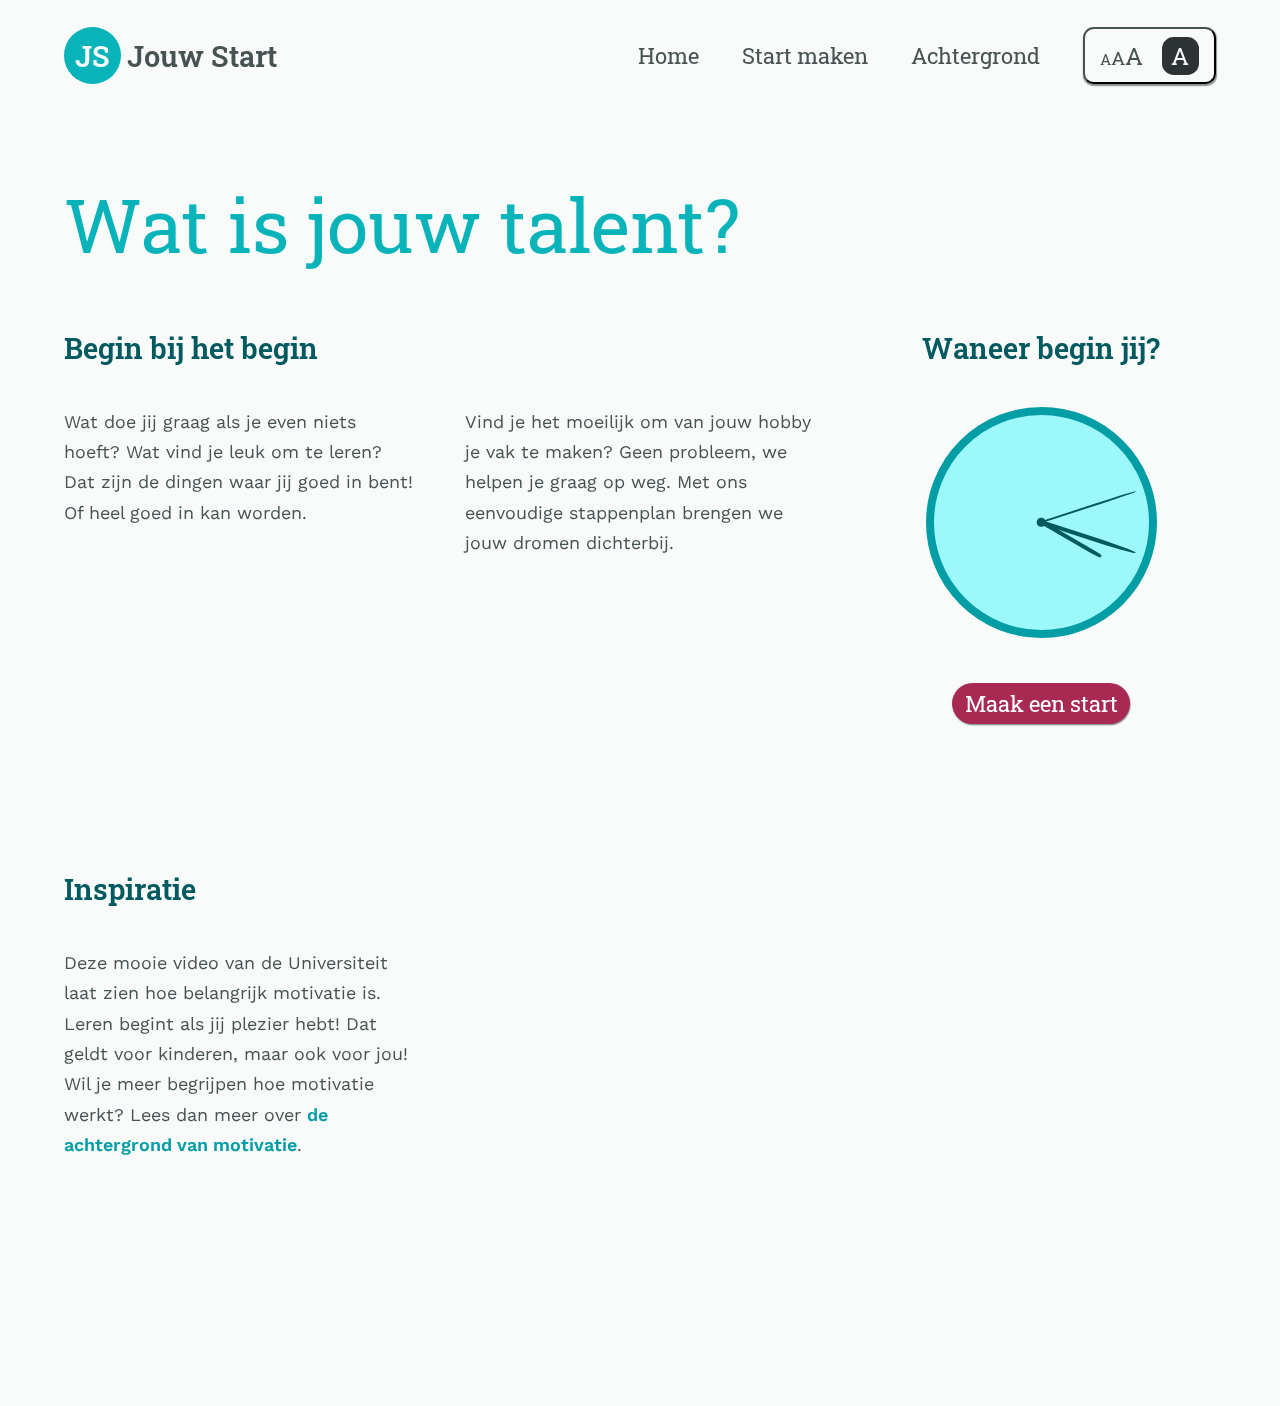
<file: index.html>
<!DOCTYPE html>
<html>
    <head>
        <meta charset="utf-8">
        <meta name="viewport" content="width=device-width">
    
        <title>Motivatie</title>
    
        <meta name="author" content="Thomas den Oude">
        <meta name="description" content="Practice website - 30 Javascript challenge">
    
        <link rel="stylesheet" type="text/css" href="index.css">
        <link rel="stylesheet" type="text/css" href="styles/layout-home.css">
        <link rel="stylesheet" type="text/css" href="styles/clock.css">
        <link rel="preconnect" href="https://fonts.googleapis.com"> 
        <link rel="preconnect" href="https://fonts.gstatic.com" crossorigin> 
        <link href="https://fonts.googleapis.com/css2?family=Roboto+Slab:wght@200;300;400;500;600&family=Work+Sans:wght@200;300;400;500;600&display=swap" rel="stylesheet">
        <script src="index.js" defer="defer"></script>
        <script src="scripts/home.js" defer="defer"></script>
    </head>
    
    <body>
        <div id="pop-menu-container" style="display: none;">
            <div id="pop-menu-background">
                <div id="go-back-container">
                    <button id="go-back" class="no-style">Sluit<div id="close-x">
                        <div id="crossbar-one" class="crossbar"></div>
                        <div id="crossbar-two" class="crossbar"></div>
                    </div></button>
                </div>
                <div id="center-container">
                    <nav id="pop-nav">
                        <ul>
                            <li><button class="nav-button no-style" data-url="index.html">Home</button></li>
                            <li><button class="nav-button no-style" data-url="start-maken.html">Start maken</button></li>
                            <li><button class="nav-button no-style" data-url="achtergrond.html">Achtergrond</button></li>
                        </ul>
                    </nav>
                    <from id="adjust-text-form" name="adjust-text">
                        <label for="adjust-text"><h2>Pas de tekst aan:</h2></label>
                        <fieldset id="adjust-text-size" name="adjust-text-size">
                            <input id="smaller" type="button" class="black-white" value="Klein maken">
                            <label id="small-size-label" for="adjust-text-size" style="display: none;">Letters zijn klein</label>
                            <input id="middle" type="button" class="black-white" value="Middelgroot maken" style="display: none;">
                            <label id="middle-size-label" for="adjust-text-size">Letters zijn middelgroot</label>
                            <input id="larger" type="button" class="black-white" value="Groot maken">
                            <label id="large-size-label" for="adjust-text-size" style="display: none;">Letters zijn groot</label>
                        </fieldset>
                        <fieldset id="adjust-light-dark" name="adjust-light-dark">
                            <input id="light" class="light" type="button" class="black-white" value="Licht maken" style="display: none;">
                            <label id="adjust-light-dark-label" for="adjust-light-dark">Achtergrond is licht</label>
                            <input id="dark" class="dark" type="button"  value="Donker maken">
                        </fieldset>
                        <fieldset id="adjust-color" name="adjust-color">
                            <label id="show-colors" for="adjust-color"></label>
                            <label for="adjust-color">Pas de kleur aan met de slider</label>
                            <input id="color-slider" type="range" min="0" max="360"> 
                        </fieldset>



    
                </div>
            </div>
        </div>
        <header id="header">
            <a id="logo-container" href="index.html">
                <div id="logo">
                    <div id="logo-image">
                        <div id="logo-text">JS</div>
                    </div>
                    <div id="logo-full-text">Jouw Start</div>
                </div>
            </a>
            <nav id="menu-link">
                <button id="show-pop-menu" class="no-style">Menu
                    <div id="menu-icon">
                        <div class="bar"></div>
                        <div class="bar"></div>
                        <div class="bar"></div>
                    </div>
                </button>
            </nav>
            <nav id="main-menu">
                <ul>
                    <li><a href="index.html">Home</a></li>
                    <li><a href="start-maken.html">Start maken</a></li>
                    <li><a href="achtergrond.html">Achtergrond</a></li>
                    <li><button id="adjust-text" class="black-white">
                        <div id="letter-container" >
                            <span id="small-a">A</span>
                            <span id="middle-a">A</span>
                            <span id="large-a">A</span>
                            <div id="night-a-container">
                                <span id="night-a">A</span></button></li>
                            </div>
                            
                        </div>       
                </ul>
            </nav>
        </header>
        <main id="content">
            <h1 id="start-title">Wat is jouw talent?</h1>
            <h2 id="heading-p-one">Begin bij het begin</h2>
            <p id="p-one">
                Wat doe jij graag als je even niets hoeft? Wat vind je leuk om te leren? Dat zijn de dingen waar jij goed in bent! Of heel goed in kan worden.
            </p>
            <p id="p-two">
                Vind je het moeilijk om van jouw hobby je vak te maken? Geen probleem, we helpen je graag op weg. Met ons eenvoudige stappenplan brengen we jouw dromen dichterbij.
            </p>
            <h2 id="heading-clock">Waneer begin jij?</h2>
            <div id="clock-container">
                <div id="clock-app">
                    <div id="clock-body">
                        <div id="dial">
                            <div id="axel"></div>
                            <div id="second-hand"></div>
                            <div id="minute-hand"></div>
                            <div id="hour-hand"></div>
                        </div>
                    </div>            
                </div>  
            </div>
            <div id="show-start-container">
                <button id="show-start" class="call-to-action">Maak een start</button>
            </div> 
            <h2 id="heading-p-three">Inspiratie</h2>
            <p id="p-three">
                Deze mooie video van de Universiteit laat zien hoe belangrijk motivatie is. Leren begint als jij plezier hebt! Dat geldt voor kinderen, maar ook voor jou! Wil je meer begrijpen hoe motivatie werkt? Lees dan meer over <a href="pages/achtergrond.html">de achtergrond van motivatie</a>.
            </p>
           
            <div id="video-section">
                <div id="video-container">
                    <iframe width="1110" height="624" src="https://www.youtube.com/embed/jiqXhIuNmuI" title="YouTube video player" frameborder="0" allow="accelerometer; autoplay; clipboard-write; encrypted-media; gyroscope; picture-in-picture" allowfullscreen></iframe>
                </div>
            </div>
            
        </main>
        <footer id="footer">
            <div id="footer-menu"></div>
            <div id="contact"></div>
        </footer>
    </body>
</html>
</file>
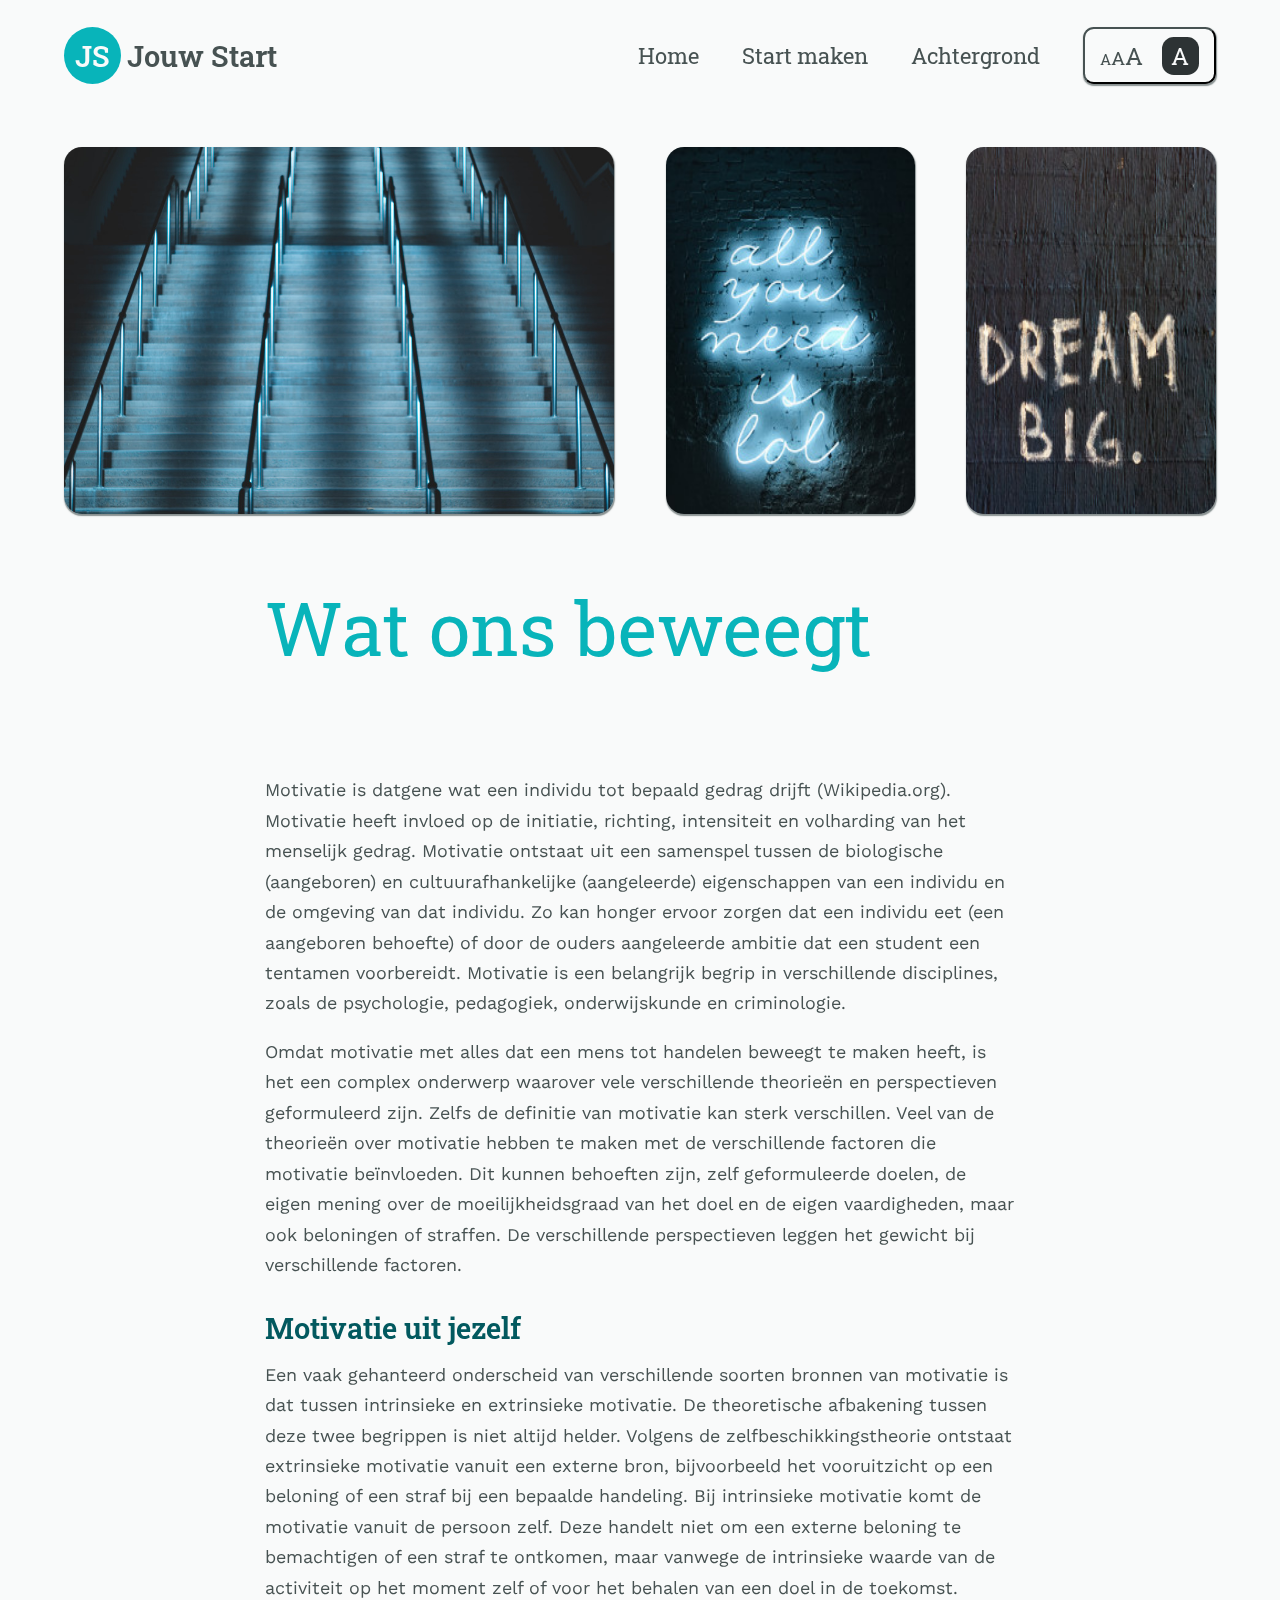
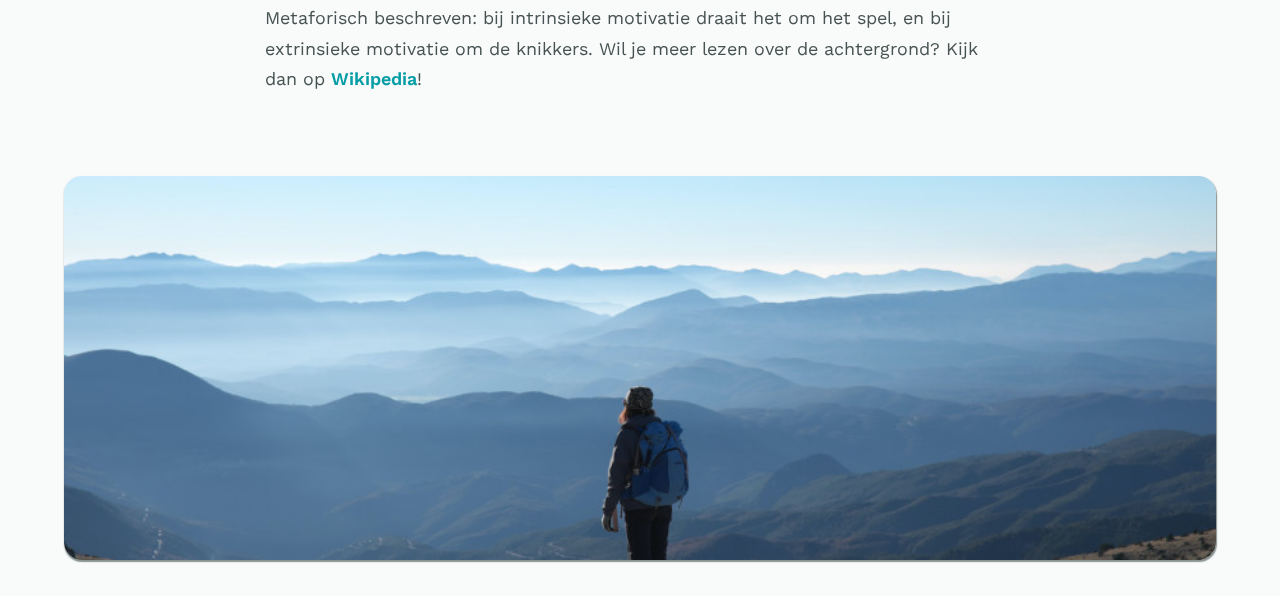
<file: achtergrond.html>
<!DOCTYPE html> 
<html>
    <head>
        <meta charset="utf-8">
        <meta name="viewport" content="width=device-width">
    
        <title>Achtergrond</title>
    
        <meta name="author" content="Thomas den Oude">
        <meta name="description" content="Practice website - 30 Javascript challenge">
    
        <link rel="stylesheet" type="text/css" href="index.css">
        <link rel="stylesheet" type="text/css" href="styles/layout-achtergrond.css">
        <link rel="preconnect" href="https://fonts.googleapis.com"> 
        <link rel="preconnect" href="https://fonts.gstatic.com" crossorigin> 
        <link href="https://fonts.googleapis.com/css2?family=Roboto+Slab:wght@200;300;400;500;600&family=Work+Sans:wght@200;300;400;500;600&display=swap" rel="stylesheet">
        <script src="index.js" defer="defer"></script>
    </head>
    
    <body>
        <div id="pop-menu-container" style="display: none;">
            <div id="pop-menu-background">
                <div id="go-back-container">
                    <button id="go-back" class="no-style">Sluit<div id="close-x">
                        <div id="crossbar-one" class="crossbar"></div>
                        <div id="crossbar-two" class="crossbar"></div>
                    </div></button>
                </div>
                <div id="center-container">
                    <nav id="pop-nav">
                        <ul>
                            <li><button class="nav-button no-style" data-url="index.html">Home</button></li>
                            <li><button class="nav-button no-style" data-url="start-maken.html">Start maken</button></li>
                            <li><button class="nav-button no-style" data-url="achtergrond.html">Achtergrond</button></li>
                        </ul>
                    </nav>
                    <from id="adjust-text-form" name="adjust-text">
                        <label for="adjust-text"><h2>Pas de tekst aan:</h2></label>
                        <fieldset id="adjust-text-size" name="adjust-text-size">
                            <input id="smaller" type="button" class="black-white" value="Klein maken">
                            <label id="small-size-label" for="adjust-text-size" style="display: none;">Letters zijn klein</label>
                            <input id="middle" type="button" class="black-white" value="Middelgroot maken" style="display: none;">
                            <label id="middle-size-label" for="adjust-text-size">Letters zijn middelgroot</label>
                            <input id="larger" type="button" class="black-white" value="Groot maken">
                            <label id="large-size-label" for="adjust-text-size" style="display: none;">Letters zijn groot</label>
                        </fieldset>
                        <fieldset id="adjust-light-dark" name="adjust-light-dark">
                            <input id="light" class="light" type="button" class="black-white" value="Licht maken" style="display: none;">
                            <label id="adjust-light-dark-label" for="adjust-light-dark">Achtergrond is licht</label>
                            <input id="dark" class="dark" type="button"  value="Donker maken">
    
                        </fieldset>
    
                    </from>
                </div>
            </div>
        </div>
        <header id="header">
            <a id="logo-container" href="index.html">
                <div id="logo">
                    <div id="logo-image">
                        <div id="logo-text">JS</div>
                    </div>
                    <div id="logo-full-text">Jouw Start</div>
                </div>
            </a>
            <nav id="menu-link">
                <button id="show-pop-menu" class="no-style">Menu
                    <div id="menu-icon">
                        <div class="bar"></div>
                        <div class="bar"></div>
                        <div class="bar"></div>
                    </div>
                </button>
            </nav>
            <nav id="main-menu">
                <ul>
                    <li><a href="index.html">Home</a></li>
                    <li><a href="start-maken.html">Start maken</a></li>
                    <li><a href="achtergrond.html">Achtergrond</a></li>
                    <li><button id="adjust-text" class="black-white">
                        <div id="letter-container" >
                            <span id="small-a">A</span>
                            <span id="middle-a">A</span>
                            <span id="large-a">A</span>
                            <div id="night-a-container">
                                <span id="night-a">A</span></button></li>
                            </div>
                            
                        </div>       
                </ul>
            </nav>
        </header>
        <main id="content">
            <div id="img-stairs" >
                <img  src="images/stairs-900-90.jpg">
            </div>
           
            <img id="img-lol" src="images/allyouneedislol-225-90.jpg">
            <img id="img-dream" src="images/dream-big-225-90.jpg">
            <h1 id="background-title">Wat ons beweegt</h1>
            <section id="background-story">
                <p id="p-one">
                    Motivatie is datgene wat een individu tot bepaald gedrag drijft (Wikipedia.org). Motivatie heeft invloed op de initiatie, richting, intensiteit en volharding van het menselijk gedrag. Motivatie ontstaat uit een samenspel tussen de biologische (aangeboren) en cultuurafhankelijke (aangeleerde) eigenschappen van een individu en de omgeving van dat individu. Zo kan honger ervoor zorgen dat een individu eet (een aangeboren behoefte) of door de ouders aangeleerde ambitie dat een student een tentamen voorbereidt. Motivatie is een belangrijk begrip in verschillende disciplines, zoals de psychologie, pedagogiek, onderwijskunde en criminologie.
                </p>
                <p id="p-two">
                    Omdat motivatie met alles dat een mens tot handelen beweegt te maken heeft, is het een complex onderwerp waarover vele verschillende theorieën en perspectieven geformuleerd zijn. Zelfs de definitie van motivatie kan sterk verschillen. Veel van de theorieën over motivatie hebben te maken met de verschillende factoren die motivatie beïnvloeden. Dit kunnen behoeften zijn, zelf geformuleerde doelen, de eigen mening over de moeilijkheidsgraad van het doel en de eigen vaardigheden, maar ook beloningen of straffen. De verschillende perspectieven leggen het gewicht bij verschillende factoren.
                </p>
                <h2 id="heading-p-two">
                    Motivatie uit jezelf
                </h2>
                <p id="p-three">
                    Een vaak gehanteerd onderscheid van verschillende soorten bronnen van motivatie is dat tussen intrinsieke en extrinsieke motivatie. De theoretische afbakening tussen deze twee begrippen is niet altijd helder. Volgens de zelfbeschikkingstheorie ontstaat extrinsieke motivatie vanuit een externe bron, bijvoorbeeld het vooruitzicht op een beloning of een straf bij een bepaalde handeling. Bij intrinsieke motivatie komt de motivatie vanuit de persoon zelf. Deze handelt niet om een externe beloning te bemachtigen of een straf te ontkomen, maar vanwege de intrinsieke waarde van de activiteit op het moment zelf of voor het behalen van een doel in de toekomst. Metaforisch beschreven: bij intrinsieke motivatie draait het om het spel, en bij extrinsieke motivatie om de knikkers. Wil je meer lezen over de achtergrond? Kijk dan op <a href="https://nl.wikipedia.org/wiki/Motivatie" target="_blank">Wikipedia</a>!
                </p>
            </section>
            <img id="img-mountains" src="images/mountains-900-90.jpg">        
    
            
        </main>
        <footer id="footer">
            <div id="footer-menu"></div>
            <div id="contact"></div>
        </footer>
    </body>
</html>
</file>
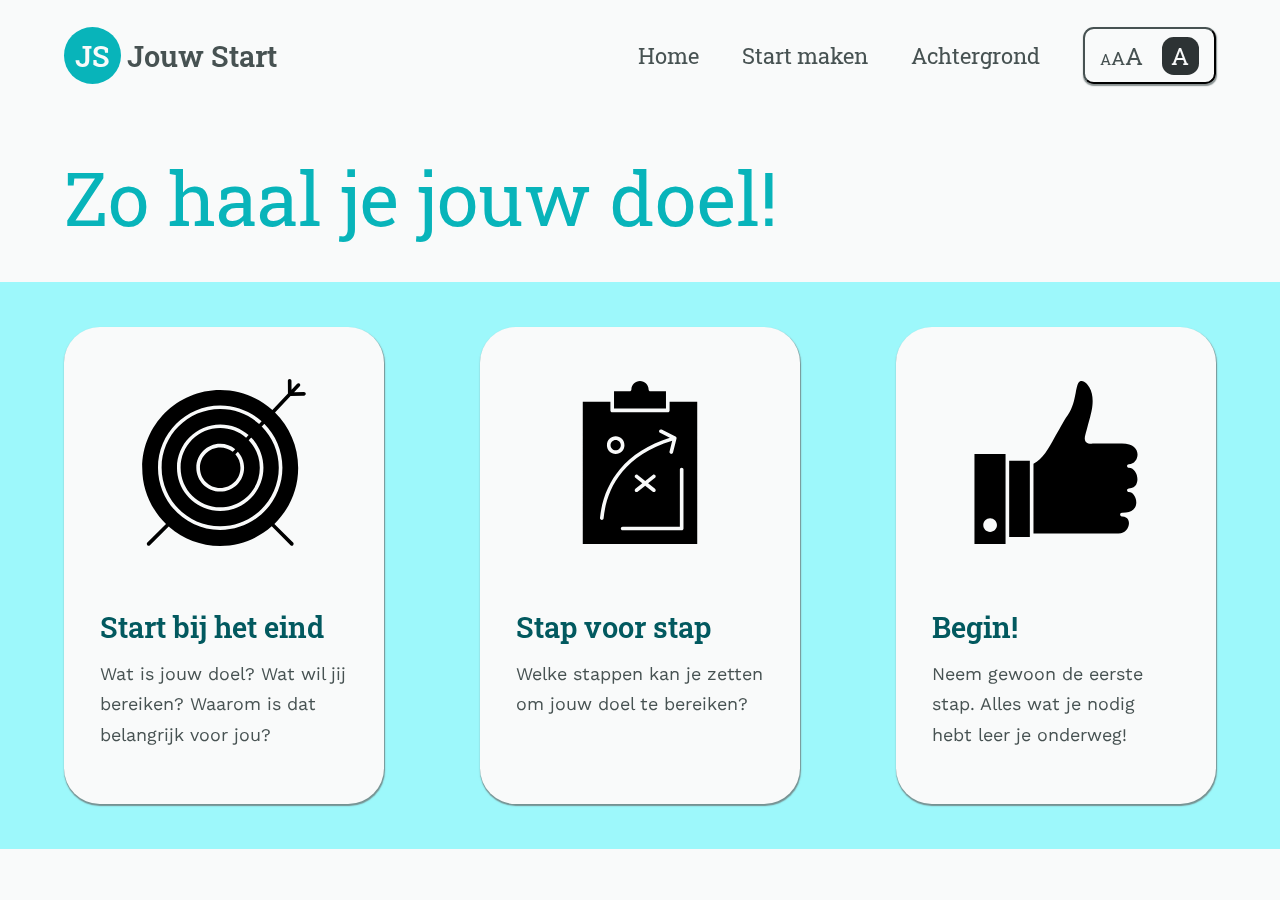
<file: start-maken.html>
<!DOCTYPE html>
<html>
    <head>
        <meta charset="utf-8">
        <meta name="viewport" content="width=device-width">
    
        <title>Start maken</title>
    
        <meta name="author" content="Thomas den Oude">
        <meta name="description" content="Practice website - 30 Javascript challenge">
    
        <link rel="stylesheet" type="text/css" href="index.css">
        <link rel="stylesheet" type="text/css" href="styles/layout-start-maken.css">
        <link rel="preconnect" href="https://fonts.googleapis.com"> 
        <link rel="preconnect" href="https://fonts.gstatic.com" crossorigin> 
        <link href="https://fonts.googleapis.com/css2?family=Roboto+Slab:wght@200;300;400;500;600&family=Work+Sans:wght@200;300;400;500;600&display=swap" rel="stylesheet">
        <script src="index.js" defer="defer"></script>
    </head>
    
    <body>
        <div id="pop-menu-container" style="display: none;">
            <div id="pop-menu-background">
                <div id="go-back-container">
                    <button id="go-back" class="no-style">Sluit<div id="close-x">
                        <div id="crossbar-one" class="crossbar"></div>
                        <div id="crossbar-two" class="crossbar"></div>
                    </div></button>
                </div>
                <div id="center-container">
                    <nav id="pop-nav">
                        <ul>
                            <li><button class="nav-button no-style" data-url="index.html">Home</button></li>
                            <li><button class="nav-button no-style" data-url="start-maken.html">Start maken</button></li>
                            <li><button class="nav-button no-style" data-url="achtergrond.html">Achtergrond</button></li>
                        </ul>
                    </nav>
                    <from id="adjust-text-form" name="adjust-text">
                        <label for="adjust-text"><h2>Pas de tekst aan:</h2></label>
                        <fieldset id="adjust-text-size" name="adjust-text-size">
                            <input id="smaller" type="button" class="black-white" value="Klein maken">
                            <label id="small-size-label" for="adjust-text-size" style="display: none;">Letters zijn klein</label>
                            <input id="middle" type="button" class="black-white" value="Middelgroot maken" style="display: none;">
                            <label id="middle-size-label" for="adjust-text-size">Letters zijn middelgroot</label>
                            <input id="larger" type="button" class="black-white" value="Groot maken">
                            <label id="large-size-label" for="adjust-text-size" style="display: none;">Letters zijn groot</label>
                        </fieldset>
                        <fieldset id="adjust-light-dark" name="adjust-light-dark">
                            <input id="light" class="light" type="button" class="black-white" value="Licht maken" style="display: none;">
                            <label id="adjust-light-dark-label" for="adjust-light-dark">Achtergrond is licht</label>
                            <input id="dark" class="dark" type="button"  value="Donker maken">
    
                        </fieldset>
                    </from>
                </div>
            </div>
        </div>
        <header id="header">
            <a id="logo-container" href="index.html">
                <div id="logo">
                    <div id="logo-image">
                        <div id="logo-text">JS</div>
                    </div>
                    <div id="logo-full-text">Jouw Start</div>
                </div>
            </a>
            <nav id="menu-link">
                <button id="show-pop-menu" class="no-style">Menu
                    <div id="menu-icon">
                        <div class="bar"></div>
                        <div class="bar"></div>
                        <div class="bar"></div>
                    </div>
                </button>
            </nav>
            <nav id="main-menu">
                <ul>
                    <li><a href="index.html">Home</a></li>
                    <li><a href="start-maken.html">Start maken</a></li>
                    <li><a href="achtergrond.html">Achtergrond</a></li>
                    <li><button id="adjust-text" class="black-white">
                        <div id="letter-container" >
                            <span id="small-a">A</span>
                            <span id="middle-a">A</span>
                            <span id="large-a">A</span>
                            <div id="night-a-container">
                                <span id="night-a">A</span></button></li>
                            </div>
                            
                        </div>       
                </ul>
            </nav>
        </header>
        <main id="content">
            <div id="title-container">
                <h1 id="start-title">Zo haal je jouw doel!</h1>
            </div>
            <div id="card-container">
                <div class="card">
                    <div class="image-container">
                        <img src="vector/4308092_dart_focus_goal_target_icon.svg">
                    </div>
                    <div class="card-content">
                        <h2>
                            Start bij het eind
                        </h2>
                        <p>
                            Wat is jouw doel? Wat wil jij bereiken? Waarom is dat belangrijk voor jou?
                        </p>
                    </div>
                </div>
                <div class="card">
                    <div class="image-container">
                        <img src="vector/4308313_economics_market_plan_strategic_strategy_icon.svg">
                    </div>
                    <div class="card-content">
                        <h2>
                            Stap voor stap
                        </h2>
                        <p>
                            Welke stappen kan je zetten om jouw doel te bereiken? 
                        </p>
                    </div>
                </div>
                <div class="card">
                    <div class="image-container">
                        <img src="vector/4308084_appriciate_good_like_remarks_icon.svg">
                    </div>
                    <div class="card-content">
                        <h2>
                            Begin!
                        </h2>
                        <p>
                            Neem gewoon de eerste stap. Alles wat je nodig hebt leer je onderweg!
                        </p>
                    </div>
                </div>
            </div>
            
        </main>
        <footer id="footer">
            <div id="footer-menu"></div>
            <div id="contact"></div>
        </footer>
    </body>
</html>
</file>
<file: styles/layout-home.css>
#content {
    margin: 0 5vw;
    display: grid;
    grid-template-columns: repeat(12, 1fr);
    grid-template-rows: auto;
    gap: 3vh 4vw;
    min-height: 10vh;
}

/* Phone */

#start-title {
    grid-row: 2 / 3;
    grid-column: 1/ 13;
}
#heading-p-one {
    grid-row: 3/ 4;
    grid-column: 1/ 5;
}
#heading-clock {
    grid-row: 3/ 4;
    grid-column: 9/ 13;
}
#p-one {
    grid-row: 4/ 5;
    grid-column: 1/ 5;
}
#p-two {
    grid-row: 4/ 5;
    grid-column: 5/ 9;
}

#clock-container {
    grid-row: 4/ 5;
    grid-column: 9/ 13;
}
#video-section {
    grid-row: 6/ 7;
    grid-column: 1/ 13;
    height: 100%;
    display: grid;
    align-content: center;
}
#video-container {
    padding-top: 56.25%;
    background-color: hsl(var(--light-background));
    position: relative;
}
#video-container iframe {
    width: 100%;
    height: 100%;
    position: absolute;
    top: 0;
    left: 0;
}

/* Mobile */
#start-title {
    grid-row: 2 / 3;
    grid-column: 1/ 13;
}
#heading-p-one {
    grid-row: 3/ 4;
    grid-column: 1/ 13;
}
#p-one {
    grid-row: 4/ 5;
    grid-column: 1/ 13;
}
#p-two {
    grid-row: 6/ 7;
    grid-column: 1/ 13;
}
#heading-clock {
    text-align: center;
    grid-row: 7/ 8;
    grid-column: 1/ 13;
}
#clock-container {
    grid-row: 8/ 9;
    grid-column: 1/ 13;
}   
#show-start-container {
    grid-row: 9/ 10;
    grid-column: 1/ 13;
    display: flex;
    justify-content: center;
}   
#heading-p-three {
    grid-row: 10/ 11;
    grid-column: 1/ 13;
}    
#p-three {
    grid-row: 12/ 13;
    grid-column: 1/ 13;
}    
#video-section {
    grid-row: 13/ 14;
    grid-column: 1/ 13;
    height: 100%;
    display: grid;
    align-content: center;
    margin-bottom: 4vh;
}   
#video-container {
    padding-top: 56.25%;
    background-color: hsl(var(--light-background));
    position: relative;
}    
#video-container iframe {
    width: 100%;
    height: 100%;
    position: absolute;
    top: 0;
    left: 0;
}    
    
    

/* PC and Laptop */

@media (min-width: 1008px) { 
        #start-title {
            grid-row: 2 / 3;
            grid-column: 1/ 13;
        }
        #heading-p-one {
            grid-row: 3/ 4;
            grid-column: 1/ 5;
        }
        #heading-clock {
            grid-row: 3/ 4;
            grid-column: 9/ 13;
        }
        #p-one {
            grid-row: 4/ 5;
            grid-column: 1/ 5;
        }
        #p-two {
            grid-row: 4/ 5;
            grid-column: 5/ 9;
        }
        #clock-container {
            grid-row: 4/ 5;
            grid-column: 9/ 13;
        }
        #show-start-container {
            grid-row: 5/ 6;
            grid-column: 9/ 13;
        }
        #heading-p-three {
            grid-row: 6/ 7;
            grid-column: 1/ 5;
        }
        #p-three {
            grid-row: 7/ 8;
            grid-column: 1/ 5;
        }
        #video-section {
            grid-row: 7/8;
            grid-column: 5/ 13;
        }
 }

 /* Tablets */

 @media (min-width: 641px) and (max-width: 1007px) {
        #start-title {
            grid-row: 2 / 3;
            grid-column: 1/ 13;
        }
        #heading-p-one {
            grid-row: 3/ 4;
            grid-column: 1/ 7;
        }
        #p-one {
            grid-row: 4/ 5;
            grid-column: 1/ 7;
        }
        #p-two {
            grid-row: 5/ 6;
            grid-column: 1/ 7;
        }
        #heading-clock {
            grid-row: 3/ 4;
            grid-column: 7/ 13;
        }    
        #clock-container {
            grid-row: 4/ 6;
            grid-column: 7/ 13;
        }
        #show-start-container {
            grid-row: 6/ 7;
            grid-column: 7/ 13;
        }
        #heading-p-three {
            grid-row: 7/ 8;
            grid-column: 1/ 7;
        }
        #p-three {
            grid-row: 8/ 9;
            grid-column: 1/ 7;
        }
        #video-section {
            grid-row: 8/ 9;
            grid-column: 7/ 13;
        }
 }
</file>
<file: styles/clock.css>
html {
    --clock-size: 12em;
}

#clock-size {
    width: 100%;
}

#clock-app {
    grid-row: 3/ 4;
    grid-column: 7/ 12;
    display: grid;
    align-items: center;
    justify-items: center;
}


#dial {
    position: relative;
    box-sizing: content-box;
    width: var(--clock-size);
    height: var(--clock-size);
    border-radius: 50%;
    border: solid hsl(var(--mid-blue));
    border-width: calc(var(--clock-size) / 25);
    background-color: hsl(var(--blue-background));
}

#axel {
    position: absolute;
    top: 50%;
    left: 50%;
    width: calc(var(--clock-size) / 100 * 4);
    height: calc(var(--clock-size) / 100 * 4);
    translate: calc(var(--clock-size) / 100 * -2) calc(var(--clock-size) / 100 * -2);
    border-radius: 50%;
    background-color: hsl(var(--dark-blue));
}

#second-hand {
    position: absolute;
    top: 50%;
    width: calc(var(--clock-size) / 100 * 46);
    height: calc(var(--clock-size) / 100);
    translate: calc(var(--clock-size) / 100 * 4) calc(var(--clock-size) / 100 * -.5);
    transform-origin: right;
    background-color: hsl(var(--dark-blue));
    border-top-left-radius: 40%;
    border-bottom-left-radius: 40%;
    transform: rotate(160deg);
}

#minute-hand {
    position: absolute;
    top: 50%;
    width: calc(var(--clock-size) / 100 * 46);
    height: calc(var(--clock-size) / 100 * 2);
    translate: calc(var(--clock-size) / 100 * 4) calc(var(--clock-size) / 100 * -1);
    transform-origin: right;
    background-color: hsl(var(--dark-blue));
    border-top-left-radius: 40%;
    border-bottom-left-radius: 40%;
    transform: rotate(30deg);
}

#hour-hand {
    position: absolute;
    top: 50%;
    width: calc(var(--clock-size) / 100 * 32);
    height: calc(var(--clock-size) / 100 * 2);
    translate: calc(var(--clock-size) / 100 * 18) calc(var(--clock-size) / 100 * -1);
    transform-origin: right;
    background-color: hsl(var(--dark-blue));
    border-top-left-radius: 20%;
    border-bottom-left-radius: 20%;
    transform: rotate(220deg);
}
</file>
<file: styles/layout-achtergrond.css>
#content {
    margin: 0 5vw;
    display: grid;
    grid-template-columns: repeat(12, 1fr);
    grid-template-rows: auto;
    gap: 3vh 4vw;
    min-height: 10vh;
}
img {
    border-radius: 1em;
    box-shadow: .6px 1.2px 1.2px hsla(var(--light-grey), var(--opac-eight));
}
/* MOBILE  AND TABLET*/
#img-stairs {
    grid-row: 1/ 2;
    grid-column: 1/ 13;
}
#background-title {
    grid-row: 2/ 3;
    grid-column: 1/ 13;
    margin: 4vh 0;
}
#img-lol {
    grid-row: 3/ 4;
    grid-column: 1/ 7;
    width: 100%;
}
#img-dream {
    grid-row: 3/ 4;
    grid-column: 7/ 13;
    width: 100%;
}
#background-story {
    grid-row:4/ 5;
    grid-column: 1/ 13;
    margin: 4vh 0;
}
#img-mountains {
    grid-row: 6/ 7;
    grid-column: 1/ 13;
    width: 100%;
    margin-bottom: 4vh;
}


/* PC LAPTOP */

@media (min-width: 1008px) { 
    #img-stairs {
        grid-row: 1/ 2;
        grid-column: 1/ 7;
    }
    #img-lol {
        grid-row: 1/ 2;
        grid-column: 7/ 10;
        height: 100%;  
    }
    #img-dream {
        grid-row: 1/ 2;
        grid-column: 10/ 13;
        height: 100%;
    }
    #background-title {
        grid-row: 2/ 3;
        grid-column: 3/ 11;
        margin-top: 4vh;
    }
    #background-story {
        grid-row: 3/ 4;
        grid-column: 3/ 11;
    }
    #img-mountains {
        grid-row: 4/ 5;
        grid-column: 1/ 13;
        width: 100%;
        margin-bottom: 4vh;
    }
}
</file>
<file: styles/layout-start-maken.css>
#title-container {
    padding: 0 5vw;
}
#card-container {
    display: flex;
    flex-flow: column wrap;
    align-items: center;
    justify-content: space-between;
    margin: 4vh 0;
    padding: 0 5vw;
    background-color: hsl(var(--blue-background));
    
}
.card {
    display: flex;
    flex-flow: column wrap;
    align-items: center;
    max-width: 90vw;
    padding: 2em;
    margin: 5vh 0;
    border-radius: 2em;
    background-color: hsl(var(--light-background));
    box-shadow: .6px 1.2px 1.2px hsla(var(--light-grey), var(--opac-eight));
}
.image-container {
    display: flex;
    flex-flow: row;
    align-items: center;
    justify-content: center;
    width: 100%;
    margin-bottom: 1em;
}
.image-container img {
    width: 80%;
}

/* PC LAPTOP */

@media (min-width: 1008px) { 
    #card-container {
        flex-flow: row wrap;
        align-items: stretch;
    }
    .card {
        width: 25vw;
    } 
}

@media (min-width: 641px) and (max-width: 1007px) {
    #card-container {
        flex-flow: row wrap;
        align-items: stretch;
    }
    .card {
        flex-flow: row wrap;
    }
    .image-container,
    .card-content {
        width: 50%;
    }
}
</file>
<file: index.css>
/*! RESET CSS - MIT License

Copyright (c) 2019 Andy Bell and other contributors

Source: Andy Piccalilli https://github.com/hankchizljaw/modern-css-reset.git */

/* Box sizing rules */
html {
    box-sizing: border-box;
}
*,
*::before,
*::after {
  box-sizing: inherit;
}
:focus {
  outline: none;
}

/* Remove default margin */
body,
h1,
h2,
h3,
h4,
p,
figure,
blockquote,
dl,
dd {
  margin: 0;
  color: inherit;
}

/* Remove list styles on ul, ol elements with a list role, which suggests default styling will be removed */
ul,
ol {
  list-style: none;
  margin: 0;
  padding: 0;
}

a {
	color: inherit;
	text-decoration: none;
}

/* Set core root defaults */
html:focus-within {
  scroll-behavior: smooth;
}

/* Set core body defaults */
body {
  min-height: 100vh;
  text-rendering: optimizeSpeed;
}

/* A elements that don't have a class get default styles 
a:not([class]) {
  text-decoration-skip-ink: auto;
} */

/* Make images easier to work with */
img,
picture {
  max-width: 100%;
  display: block;
}

/* Inherit fonts for inputs and buttons */
input,
button,
textarea,
select {
  font: inherit;
  color: inherit;
}

/* Remove all animations and transitions for people that prefer not to see them */
@media (prefers-reduced-motion: reduce) {
  html:focus-within {
   scroll-behavior: auto;
  }
  *,
  *::before,
  *::after {
    animation-duration: 0.01ms !important;
    animation-iteration-count: 1 !important;
    transition-duration: 0.01ms !important;
    scroll-behavior: auto !important;
  }
}

/* END OF RESET CSS */

/* MAIN Colors Scheme */
html {
    --dark-grey:  184, 7%, 19%;
    --mid-grey:  180, 7%, 30%;
    --font-grey: 180, 7%, 30%;
    --light-grey: 179, 5%, 44%;
    --light-background: 168, 11%, 98%;

    --opac-eight: 0.8;
    --opac-six: 0.6;
    --opac-four: 0.4;
    --opac-two: 0.2;

    --dark-blue: 184, 96%, 19%;
    --mid-blue: 183, 96%, 33%;
    --light-blue: 182, 92%, 38%;
    --blue-background: 182, 92%, 80%;

    --svg-red:   341, 61%, 41%;
    --svg-redhighlight: 341, 61%, 46%;

    --color-shift: 0deg;
}
html.dark-theme {
    --dark-grey:  168, 11%, 98%;
    --mid-grey:  179, 5%, 44%;
    --font-grey: 168, 11%, 98%;
    --light-grey: 180, 7%, 30%;;
    --light-background: 184, 7%, 19%;

    --opac-eight: 0.8;
    --opac-six: 0.6;
    --opac-four: 0.4;
    --opac-two: 0.2;

    --dark-blue: 182, 92%, 80%;
    --mid-blue: 182, 92%, 38%;
    --light-blue: 183, 96%, 33%;
    --blue-background: 184, 96%, 19%;

    --svg-red: 341, 61%, 46%;
    --svg-redhighlight: 341, 61%, 41%;
}

@media (prefers-color-scheme: dark) {
    html {
        --dark-grey:  168, 11%, 98%;
        --mid-grey:  179, 5%, 44%;
        --font-grey: 168, 11%, 98%;
        --light-grey: 180, 7%, 30%;;
        --light-background: 184, 7%, 19%;
    
        --opac-eight: 0.8;
        --opac-six: 0.6;
        --opac-four: 0.4;
        --opac-two: 0.2;
    
        --dark-blue: 182, 92%, 80%;
        --mid-blue: 182, 92%, 38%;
        --light-blue: 183, 96%, 33%;
        --blue-background: 184, 96%, 19%;
    
        --svg-red: 341, 61%, 46%;
        --svg-redhighlight: 341, 61%, 41%;
    }
    html.light-theme {
        --dark-grey:  184, 7%, 19%;
        --mid-grey:  180, 7%, 30%;
        --font-grey: 180, 7%, 30%;
        --light-grey: 179, 5%, 44%;
        --light-background: 168, 11%, 98%;
    
        --opac-eight: 0.8;
        --opac-six: 0.6;
        --opac-four: 0.4;
        --opac-two: 0.2;
    
        --dark-blue: 184, 96%, 19%;
        --mid-blue: 183, 96%, 33%;
        --light-blue: 182, 92%, 38%;
        --blue-background: 182, 92%, 80%;
    
        --svg-red:   341, 61%, 41%;
        --svg-redhighlight: 341, 61%, 46%;
    }
    
}

/* Typography */

html {
	font-size: calc(.8em + .4vw);
}
body {
	font-family: 'Work Sans', Verdana, sans-serif;
	color: hsl(var(--font-grey));
    background-color: hsl(var(--light-background));
    filter: hue-rotate(var(--color-shift));
}

#logo {
	font-family: 'Roboto Slab', Georgia, serif;
	font-weight: 600;
	font-size: 1.6em;
}

h1,
h2,
nav ul li,
button {
	font-family: 'Roboto Slab', Georgia, serif;
}
nav ul li {
	font-weight: 400;
	font-size: 1.2em;
}
h1 {
	font-weight: 400;
	font-size: 4.2em;
	color: hsl(var(--light-blue));
}
h2 {
	font-weight: 600;
	font-size: 1.6em;
	color: hsl(var(--dark-blue));
	margin-top: 1em;
	margin-bottom: .7rem;
}

p {
	font-weight: 400;
	font-size: 1em;
	line-height: 1.7;
	margin-bottom: 1em;
}
p a {
	color: hsl(var(--mid-blue));
	font-weight: 600;
}
p a:hover {
	color: hsl(var(--light-blue));
	text-decoration: underline 1.5px hsl(var(--light-blue));
    text-underline-offset: 4px;
}
button {
	font-weight: 400;
	font-size: 1.2em;
}

/* Main layout */
body {
    margin: 0;
}

#header {   
    display: flex;
    flex-flow: row wrap;
    align-items: center;
    justify-content: space-between;
    margin: 0 5vw 4vh 5vw; 
    padding: 3vh 0;  
}
#logo-container {    
    display: flex;
    align-items: center;
    justify-content: start;
}
#logo {
    height: 2em;
    display: flex;
    flex-flow: row wrap;
}
#logo-full-text {
    align-self: center;
}
#logo-image {
    background-color: hsl(var(--light-blue));
    border-radius: 50%;
    width: 2em;
    height: 2em;
    margin-right: .2em;
    color: hsl(var(--light-background));
    display: flex;
    flex-flow: row wrap;
    justify-content: center;
    align-content: center;
}
/* MAIN MENU */

#main-menu ul {
    display: flex;
    flex-flow: row wrap;
    justify-content: space-between;
    align-items: center;
    height: 100%;
}
#main-menu ul li {
    margin-left: 2em;
}
#main-menu ul li:last-child a {
    display: flex;
    justify-content: space-between;
    align-items: center;
}
#main-menu ul li a:hover { 
    color: hsl(var(--mid-blue));
    text-decoration: underline 2px hsl(var(--mid-blue));
    text-underline-offset: 8px;
}
#main-menu ul li a:active { 
    color: hsl(var(--dark-blue));
    text-decoration: underline 2px hsl(var(--mid-blue));
    text-underline-offset: 8px;
}

#letter-container {
    margin: .3em .4em;
    display: flex;
    flex-flow: row wrap;
    align-items: baseline;
}
#small-a {
    font-size: .7em;
}
#middle-a {
    font-size: .9em;
}
#large-a {
    font-size: 1.1em;
}
#night-a-container {
    height: 1.6em;
    width: 1.6em;
    border-radius: .5em;
    background-color: hsl(var(--dark-grey));
    font-size: 1.1em;
    color: hsl(var(--light-background));
    margin-left: .8em;
    display: flex;
    flex-flow: row wrap;
    align-items: center;
    justify-content: center;
}
/* Mobile and Tablet Menu Button */
#show-pop-menu {
    display: flex;
    align-items: center;
}
#menu-icon {
    height: .8em;
    width: 1.2em;
    margin-left: .5em;
    display: flex;
    flex-direction: column;
    justify-content: space-between;
}
.bar {
    height: .15em;
    width: 100%;
    border-radius: 2em;
    background-color: hsl(var(--mid-grey));
}
#show-menu:hover {
    color: hsl(var(--mid-blue));
}
/* POP MENU */
#pop-menu-container {
    width: 100%;
    min-height: 100vh;
    background-color: hsl(var(--dark-blue));
    padding: 3vh 3vw;
}
#pop-menu-background {
    width: 100%;
    min-height: 94vh;
    background-color: hsl(var(--light-background));
    display: flex;
    flex-flow: column wrap;
    align-items: center;
}
#go-back-container {
    height: 2em;
    width: 100%;
    display: flex;
    flex-flow: row;
    align-items: center;
    justify-content: flex-end;
    padding: 0 2vw;
    margin-bottom: 4vh;
}
#go-back {
    display: flex;
    flex-direction: row;
    align-items: center;
    justify-content: space-between;
}
#close-x {
    position: relative;
    margin-left: .6em;
    height: 1.6em;
    width: 1.6em;
}
.crossbar {
    position: absolute;
    transform-origin: center;
    top: calc(50% - .15em);
    height: .3em;
    width: 100%;
    border-radius: .06em;
    background-color: hsl(var(--svg-red));
}
#go-back:hover {
    transform: scale(1.04);
}
#crossbar-one {
    transform: rotate(45deg);
}
#crossbar-two {
    transform: rotate(-45deg);
}

#center-container {
    margin: 0 2vw;
    min-width: 50vw;
}
#pop-nav {
    margin-bottom: 3em;
}
#pop-nav ul li {
    margin-bottom: 1em;
}
#pop-nav ul li button:hover {
    color: hsl(var(--mid-blue));
    text-decoration: underline 2px hsl(var(--mid-blue));
    text-underline-offset: 8px;
}
#adjust-text-form fieldset {
    margin-top: 1em;
    padding: 2vh 0 4vh 0;
    border: none;
    border-bottom: 2px solid hsl(var(--svg-red));
    display: flex;
    flex-flow: column wrap;
    justify-content: space-between;
    align-items: flex-start;
    gap: 2em;
}
#adjust-text-form input {
    height: 3.6rem;
    padding: 0 1rem;
    border-radius: .5rem;
}
#smaller {
    font-size: .8em;
}
#middle {
    font-size: 1em;
}
#larger {
    font-size: 1.6em
}

/* Make menu Responsive */

@media (max-width: 640px) {
    #menu-link {
        display: block;
    }
    #main-menu {
        display: none;
    }
}
@media (min-width: 641px) and (max-width: 1007px) {
    #adjust-text-form fieldset {
        flex-direction: row;
        align-items: center;
        gap: 1.6em;
    }
    #menu-link {
        display: block;
    }
    #main-menu {
        display: none;
    }

}
@media (min-width: 1008px) { 
    #adjust-text-form fieldset {
        flex-direction: row;
        align-items: center;
        gap: 4em;
    }
    #menu-link {
        display: none;
    }
    #main-menu {
        display: block;
    }
}




/* Styling of BUTTONS */
.call-to-action {
    margin: 2vh 0 10vh 0;
    padding: .3em .6em;
    border-radius: 3em;
    border: none;
    background-color: hsl(var(--svg-red));
    color: white;
    transition: all 0.3s ease-out;
    box-shadow: .6px 1.2px 1.2px hsla(var(--light-grey), var(--opac-eight));
}
.call-to-action:hover {
    box-shadow: 
        1px 2px 2px hsla(var(--dark-grey), var(--opac-two)),
        2px 4px 4px hsla(var(--dark-grey), var(--opac-two)),
        3px 6px 6px hsla(var(--dark-grey), var(--opac-two));
    background-color: hsl(var(--svg-redhighlight));
}

.no-style {
    border: none;
    background-color: inherit;
}
.black-white {
    background-color: inherit;
    font-size: inherit;
    min-height: 2em;
    border-radius: .5em;
    border-color: hsl(var(--mid-grey));
    transition: all 0.3s ease-out;
    box-shadow: .6px 1.2px 1.2px hsla(var(--light-grey), var(--opac-eight));
}
.black-white:hover,
.dark:hover,
.light:hover {
    transform: scale(1.04);
    box-shadow: 
        1px 2px 2px hsla(var(--dark-grey), var(--opac-two)),
        2px 4px 4px hsla(var(--dark-grey), var(--opac-two)),
        3px 6px 6px hsla(var(--dark-grey), var(--opac-two));
}
.dark,
.light {
    border: none;
    background-color: hsl(var(--dark-grey));
    color: hsl(var(--light-background));
}
</file>
